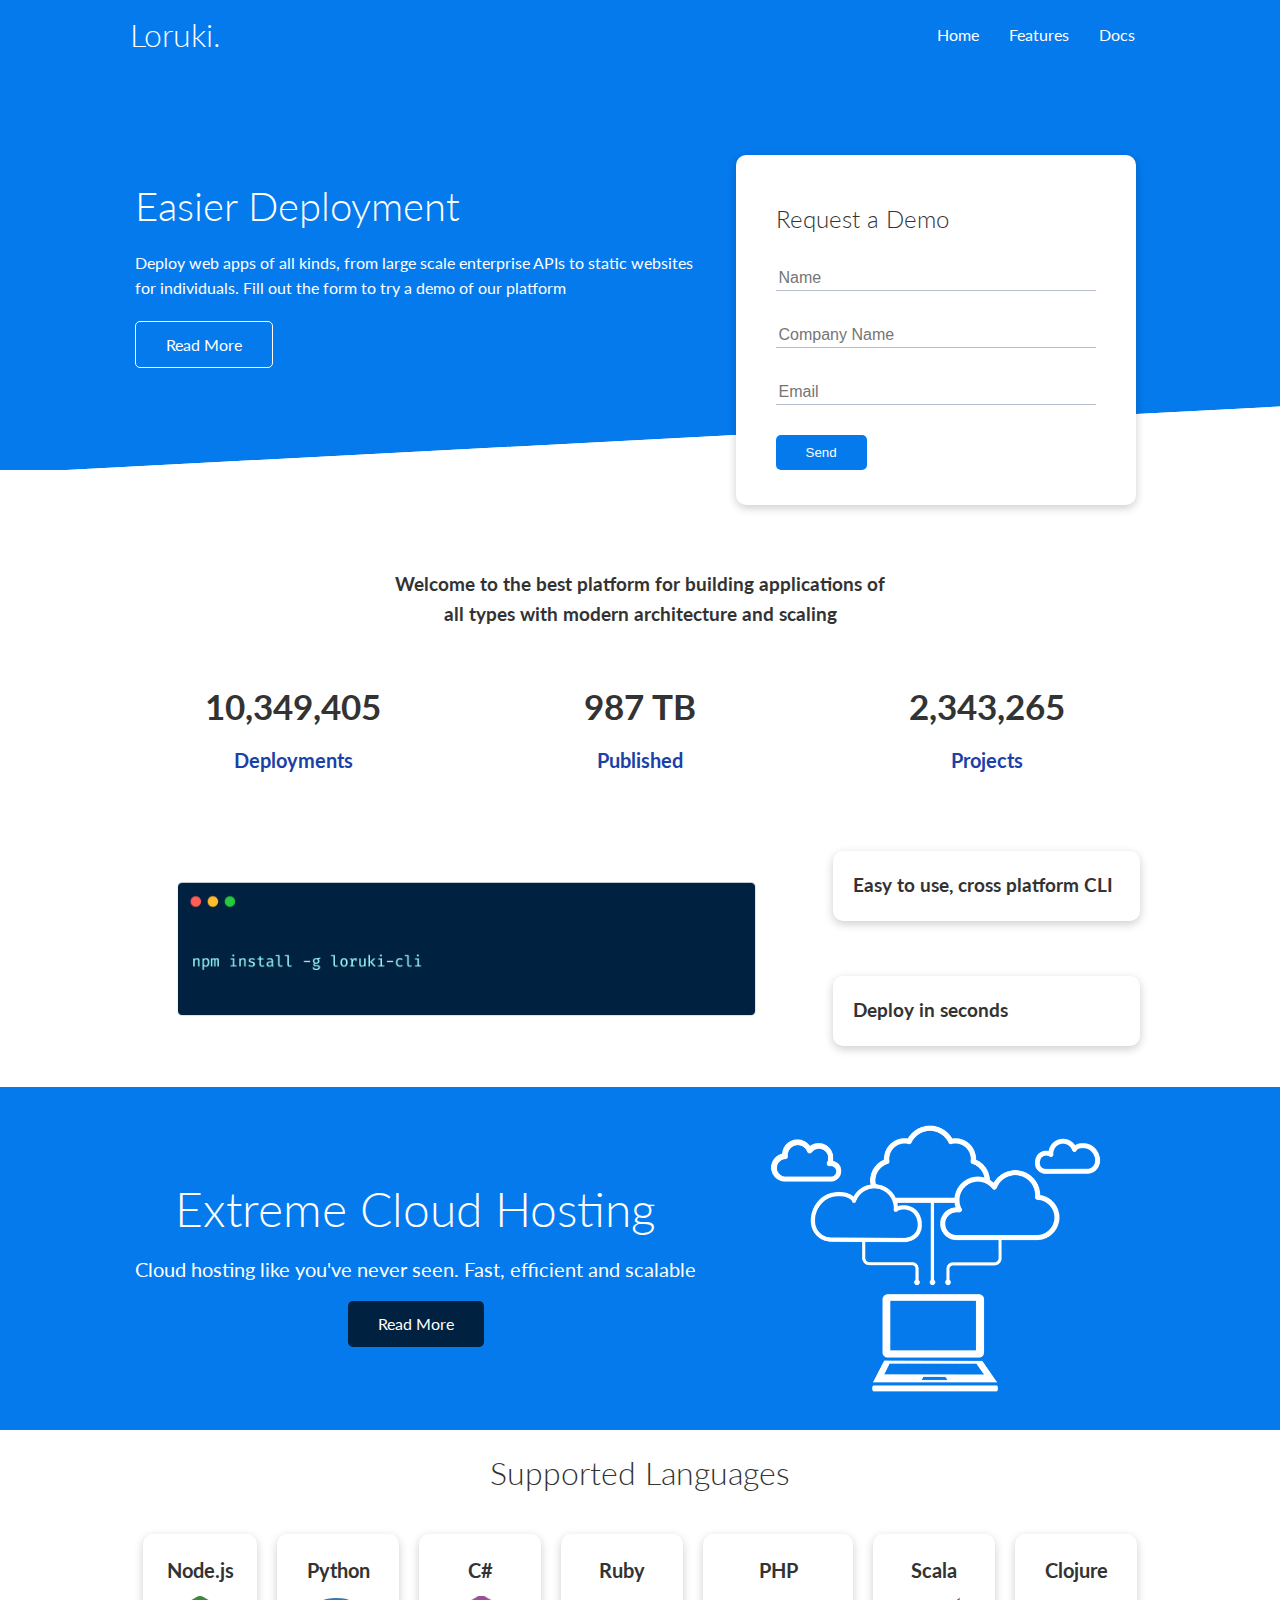
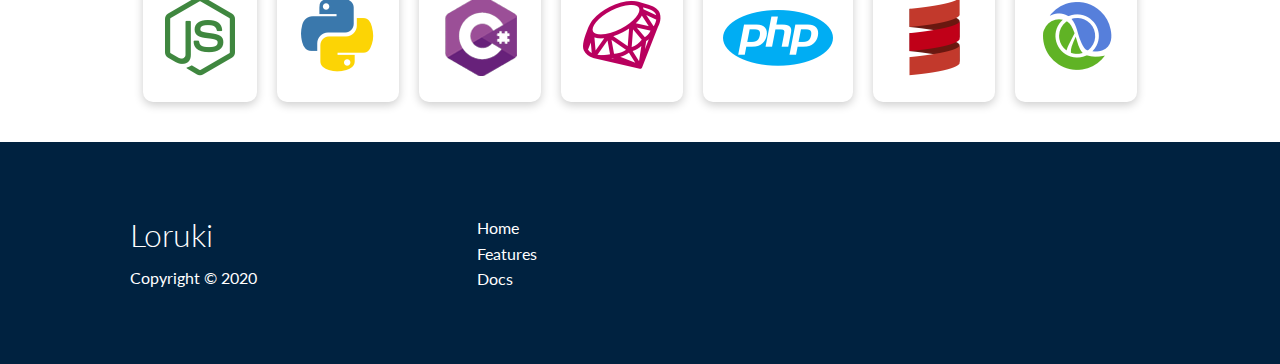
<file: loruki-website-master/index.html>
<!DOCTYPE html>
<html lang="en">
<head>
    <meta charset="UTF-8">
    <meta name="viewport" content="width=device-width, initial-scale=1.0">
    <link rel="stylesheet" href="https://cdnjs.cloudflare.com/ajax/libs/font-awesome/5.15.1/css/all.min.css" integrity="sha512-+4zCK9k+qNFUR5X+cKL9EIR+ZOhtIloNl9GIKS57V1MyNsYpYcUrUeQc9vNfzsWfV28IaLL3i96P9sdNyeRssA==" crossorigin="anonymous" />
    <link rel="stylesheet" href="css/utilities.css">
    <link rel="stylesheet" href="css/style.css">
    <title>Loruki | Cloud Hosting For Everyone</title>
</head>
<body>
    <!-- Navbar -->
    <div class="navbar">
        <div class="container flex">
            <h1 class="logo">Loruki.</h1>
            <nav>
                <ul>
                    <li><a href="index.html">Home</a></li>
                    <li><a href="features.html">Features</a></li>
                    <li><a href="docs.html">Docs</a></li>
                </ul>
            </nav>
        </div>
    </div>
    
    <!-- Showcase -->
    <section class="showcase">
        <div class="container grid">
            <div class="showcase-text">
                <h1>Easier Deployment</h1>
                <p>Deploy web apps of all kinds, from large scale enterprise APIs to static websites for individuals. Fill out the form to try a demo of our platform</p>
                <a href="features.html" class="btn btn-outline">Read More</a>
            </div>

            <div class="showcase-form card">
                <h2>Request a Demo</h2>
                 <!--  <form name="contact" netlify-honeypot="bot-field" method="POST" data-netlify="true">
                    <input type="hidden" name="form-name" value="contact">
                    <p class="hidden">
                        <label>Don’t fill this out if you're human: <input name="bot-field" /></label>
                      </p>
                    <div class="form-control">
                        <input type="text" name="name" placeholder="Name" required>
                    </div>
                    <div class="form-control">
                        <input type="text" name="company" placeholder="Company Name" required>
                    </div>
                    <div class="form-control">
                        <input type="email" name="email" placeholder="Email" required>
                    </div>
                    <input type="submit" value="Send" class="btn btn-primary">
                </form> -->
                 <form>
                    <div class="form-control">
                        <input type="text" name="name" placeholder="Name" required>
                    </div>
                    <div class="form-control">
                        <input type="text" name="company" placeholder="Company Name" required>
                    </div>
                    <div class="form-control">
                        <input type="email" name="email" placeholder="Email" required>
                    </div>
                    <input type="submit" value="Send" class="btn btn-primary">
                </form>
            </div>
        </div>
    </section>

    <!-- Stats -->
    <section class="stats">
        <div class="container">
            <h3 class="stats-heading text-center my-1">
                Welcome to the best platform for building applications of all types with modern architecture and scaling
            </h3>

            <div class="grid grid-3 text-center my-4">
                <div>
                    <i class="fas fa-server fa-3x"></i>
                    <h3>10,349,405</h3>
                    <p class="text-secondary">Deployments</p>
                </div>
                <div>
                    <i class="fas fa-upload fa-3x"></i>
                    <h3>987 TB</h3>
                    <p class="text-secondary">Published</p>
                </div>
                <div>
                    <i class="fas fa-project-diagram fa-3x"></i>
                    <h3>2,343,265</h3>
                    <p class="text-secondary">Projects</p>
                </div>
            </div>
        </div>
    </section>

    <!-- Cli -->
    <section class="cli">
        <div class="container grid">
            <img src="images/cli.png" alt="">
            <div class="card">
                <h3>Easy to use, cross platform CLI</h3>
            </div>
            <div class="card">
                <h3>Deploy in seconds</h3>
            </div>
        </div>
    </section>

    <!-- Cloud -->
    <section class="cloud bg-primary my-2 py-2">
        <div class="container grid">
            <div class="text-center">
                <h2 class="lg">Extreme Cloud Hosting</h2>
                <p class="lead my-1">Cloud hosting like you've never seen. Fast, efficient and scalable</p>
                <a href="features.html" class="btn btn-dark">Read More</a>
            </div>
            <img src="images/cloud.png" alt="">
        </div>
    </section>

    <!-- Languages -->
    <section class="languages">
        <h2 class="md text-center my-2">
            Supported Languages
        </h2>
        <div class="container flex">
            <div class="card">
                <h4>Node.js</h4>
                <img src="images/logos/node.png" alt="">
            </div>
            <div class="card">
                <h4>Python</h4>
                <img src="images/logos/python.png" alt="">
              </div>
              <div class="card">
                <h4>C#</h4>
                <img src="images/logos/csharp.png" alt="">
              </div>
              <div class="card">
                <h4>Ruby</h4>
                <img src="images/logos/ruby.png" alt="">
              </div>
              <div class="card">
                <h4>PHP</h4>
                <img src="images/logos/php.png" alt="">
              </div>
              <div class="card">
                <h4>Scala</h4>
                <img src="images/logos/scala.png" alt="">
              </div>
              <div class="card">
                <h4>Clojure</h4>
                <img src="images/logos/clojure.png" alt="">
              </div>
        </div>
    </section>

    <!-- Footer -->
    <footer class="footer bg-dark py-5">
        <div class="container grid grid-3">
            <div>
                <h1>Loruki
                </h1>
                <p>Copyright &copy; 2020</p>
            </div>
            <nav>
                <ul>
                    <li><a href="index.html">Home</a></li>
                    <li><a href="features.html">Features</a></li>
                    <li><a href="docs.html">Docs</a></li>
                </ul>
            </nav>
            <div class="social">
                <a href="#"><i class="fab fa-github fa-2x"></i></a>
                <a href="#"><i class="fab fa-facebook fa-2x"></i></a>
                <a href="#"><i class="fab fa-instagram fa-2x"></i></a>
                <a href="#"><i class="fab fa-twitter fa-2x"></i></a>
            </div>
        </div>
    </footer>
</body>
</html>
</file>
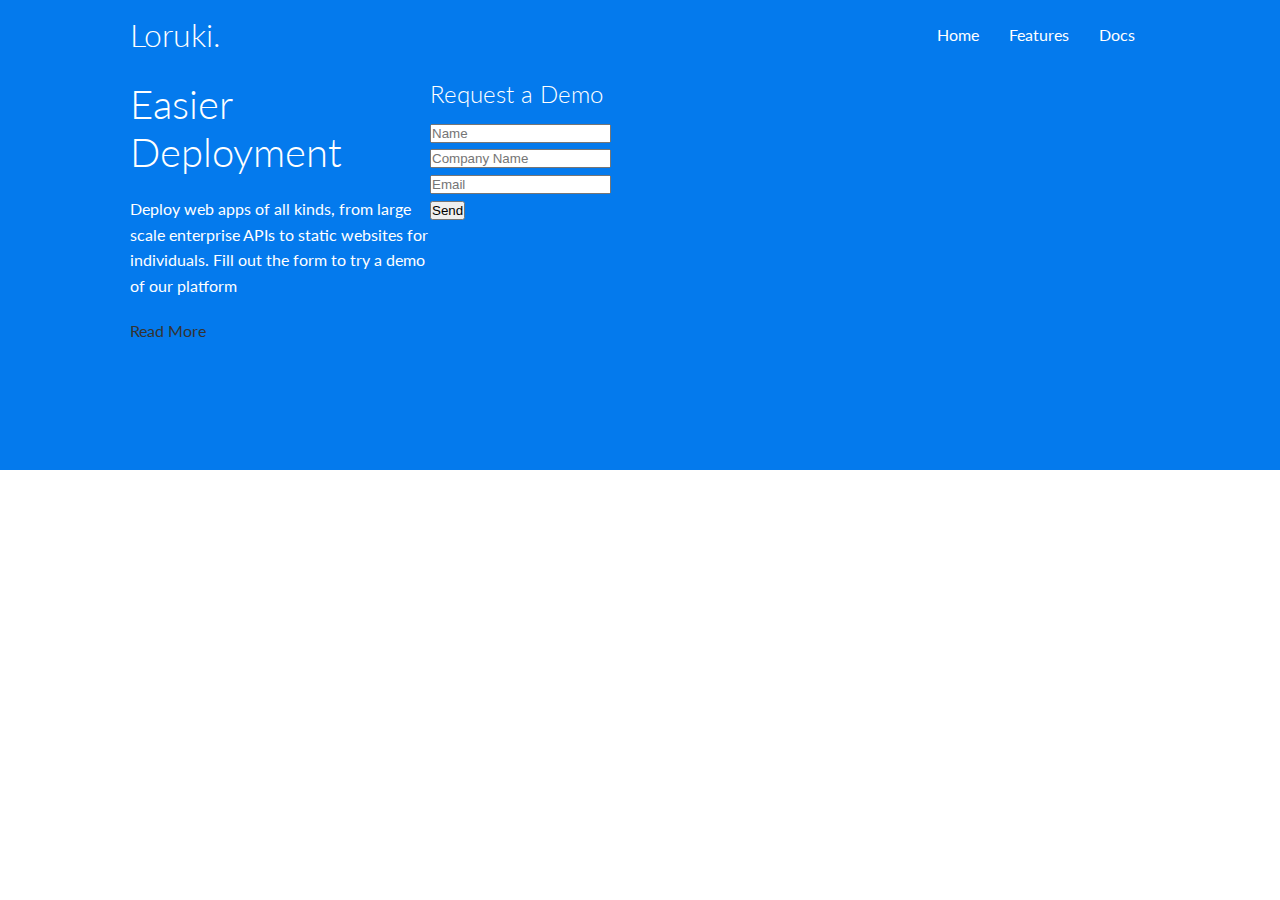
<file: youtube-traversy-responsive-website/index.html>
<!DOCTYPE html>
<html lang="en">
<head>
  <meta charset="UTF-8">
  <meta name="viewport" content="width=device-width, initial-scale=1.0">

  <!--font-awesome-->
  <link rel="stylesheet" href="https://cdnjs.cloudflare.com/ajax/libs/font-awesome/5.15.1/css/all.min.css"
        integrity="sha512-+4zCK9k+qNFUR5X+cKL9EIR+ZOhtIloNl9GIKS57V1MyNsYpYcUrUeQc9vNfzsWfV28IaLL3i96P9sdNyeRssA=="
        crossorigin="anonymous" />
  <!--local style-->
  <link rel="stylesheet" href="css/style.css">

  <title>Loruki | Cloud Hosting For Everyone</title>
</head>
<body>

<!--Navbar-->
<div class="navbar">
  <div class="container flex">
    <h1 class="logo">Loruki.</h1>
    <nav>
      <ul>
        <li><a href="index.html">Home</a></li>
        <li><a href="features.html">Features</a></li>
        <li><a href="docs.html">Docs</a></li>
      </ul>
    </nav>
  </div>
</div>

<!--Showcase-->
<section class="showcase">
  <div class="container grid">
    <div class="showcase-text">
      <h1>Easier Deployment</h1>
      <p>Deploy web apps of all kinds, from large scale enterprise APIs to static websites for individuals. Fill out the form to try a demo of our platform</p>
      <a href="features.html" class="btn btn-outline">Read More</a>
    </div>

    <div class="showcase-form card">
      <h2>Request a Demo</h2>
      <form>
        <div class="form-control">
          <input type="text" name="name" placeholder="Name" required>
        </div>
        <div class="form-control">
          <input type="text" name="company" placeholder="Company Name" required>
        </div>
        <div class="form-control">
          <input type="email" name="email" placeholder="Email" required>
        </div>
        <input type="submit" value="Send" class="btn btn-primary">
      </form>
    </div>
  </div>
</section>

</body>
</html>
</file>
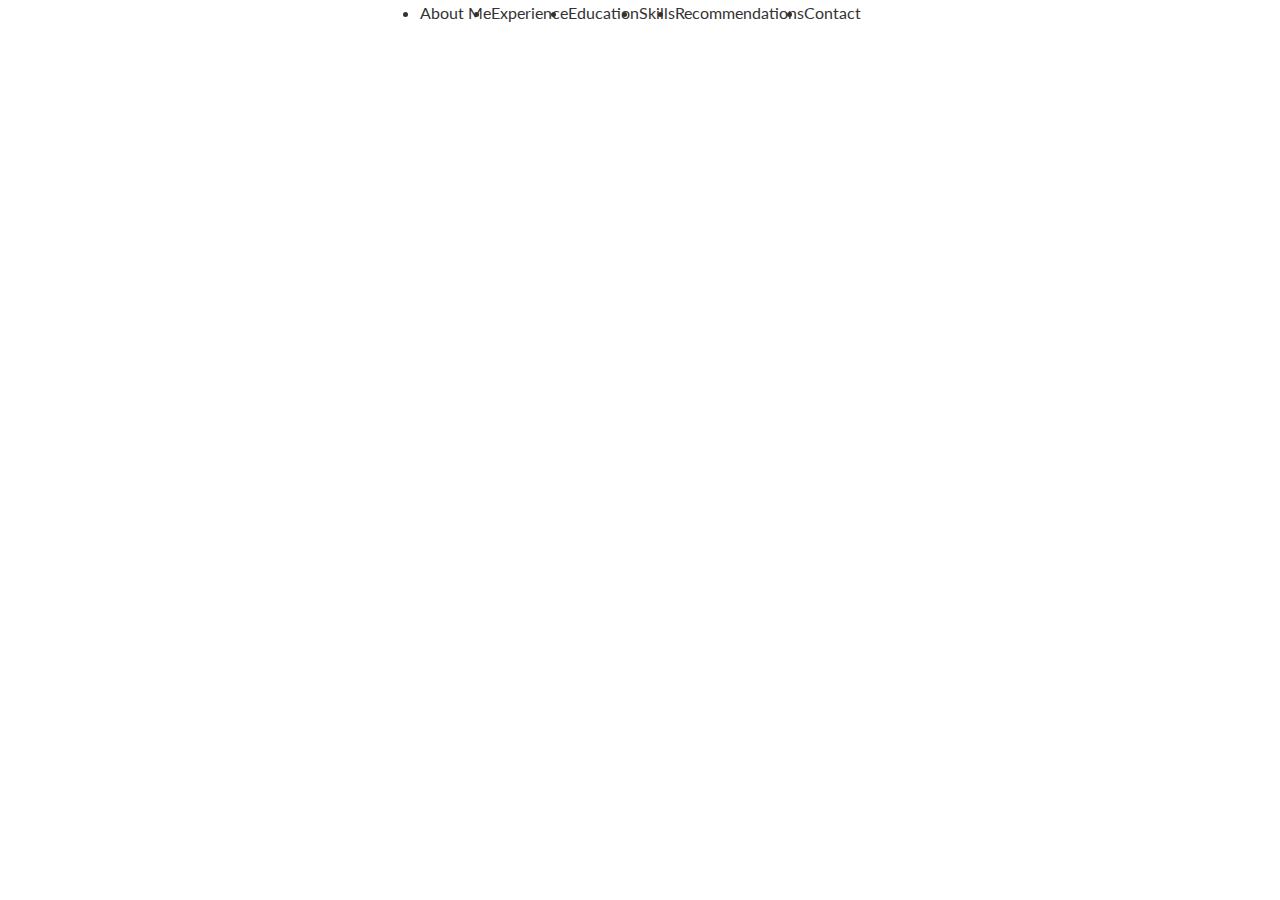
<file: practice/flexbox-portfolio/index.html>
<!DOCTYPE html>
<html lang="en">
<head>
  <meta charset="UTF-8">
  <meta name="viewport" content="width=device-width, initial-scale=1.0">

  <!--font-awesome-->
  <link rel="stylesheet" href="https://cdnjs.cloudflare.com/ajax/libs/font-awesome/5.15.1/css/all.min.css"
        integrity="sha512-+4zCK9k+qNFUR5X+cKL9EIR+ZOhtIloNl9GIKS57V1MyNsYpYcUrUeQc9vNfzsWfV28IaLL3i96P9sdNyeRssA=="
        crossorigin="anonymous" />
  <!--local style-->
  <link rel="stylesheet" href="css/style.css">

  <title>Azhar Uddin Azad | Web Dev</title>
</head>
<body>

<div class="navbar">
  <div class="container flex">
    <nav>
      <ul>
        <li>About Me</li>
        <li>Experience</li>
        <li>Education</li>
        <li>Skills</li>
        <li>Recommendations</li>
        <li>Contact</li>
      </ul>
    </nav>
  </div>
</div>

</body>
</html>
</file>
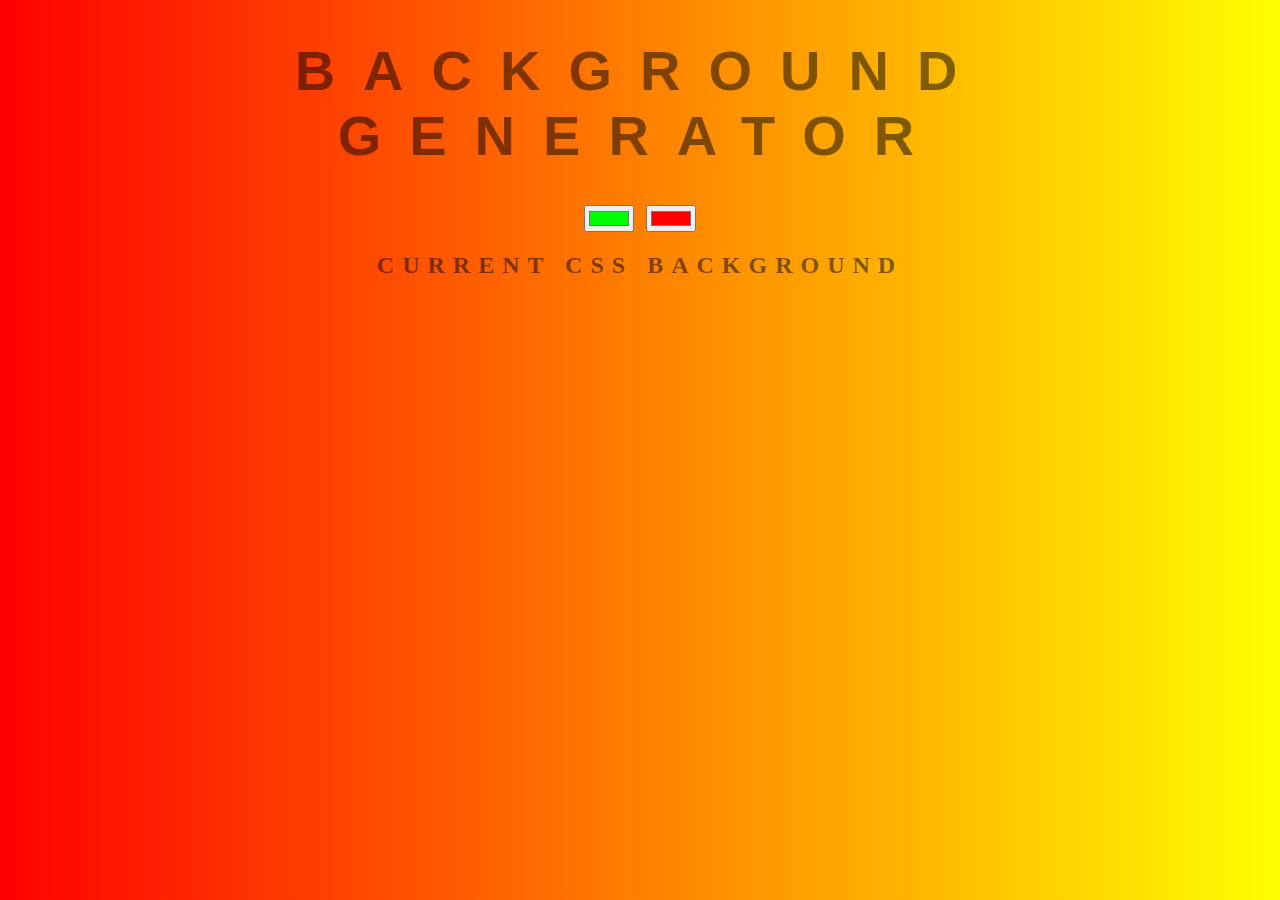
<file: udemy-web-dev-zero-to-mastery/background-generator/index.html>
<!DOCTYPE html>
<html lang="en">
<head>
  <meta charset="UTF-8">
  <title>Gradient Background</title>
  <link rel="stylesheet" href="style.css">
</head>
<body id="gradient">

  <h1>Background Generator</h1>
  <h3></h3>
  <input class="color1" type="color" name="color1" value="#00ff00">
  <input class="color2" type="color" name="color2" value="#ff0000">
  <h2>Current CSS Background</h2>
  <script type="text/javascript" src="script.js"></script>
</body>
</html>
</file>
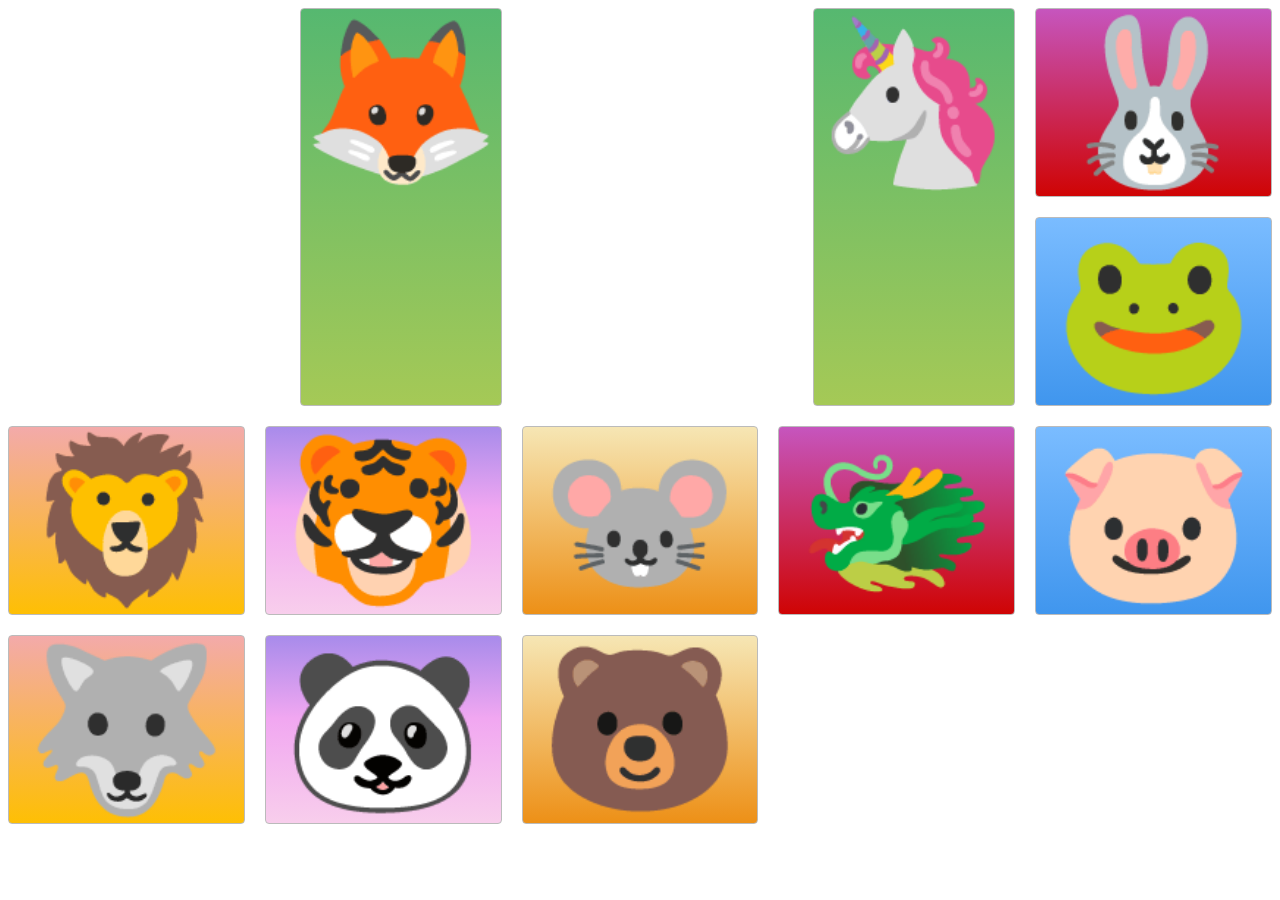
<file: udemy-web-dev-zero-to-mastery/css-grid/index.html>
<!DOCTYPE html>
<html>
<head>
  <!-- the below meta tag is default in most modern browsers. however if you have an
  older browser, the emojis may not show up properly. In which case you need this meta
  tag. Read more here: https://teamtreehouse.com/community/meta-charsetutf8-what-does-this-mean-or-what-does-it-do-i-deleted-it-from-the-code-and-nothing-changed -->
  <meta charset="utf-8" >  
  <title>Grid Master</title>
  <link rel="stylesheet" type="text/css" href="./style.css">
</head>
  <div class="container">
    <div class="zone green">🦊</div>
    <div class="zone red">🐰</div>
    <div class="zone blue">🐸</div>
    <div class="zone yellow">🦁</div>
    <div class="zone purple">🐯</div>
    <div class="zone brown">🐭</div>
    <div class="zone green">🦄</div>
    <div class="zone red">🐲</div>
    <div class="zone blue">🐷</div>
    <div class="zone yellow">🐺</div>
    <div class="zone purple">🐼</div>
    <div class="zone brown">🐻</div>
  </div>
</body>
</html>
</file>
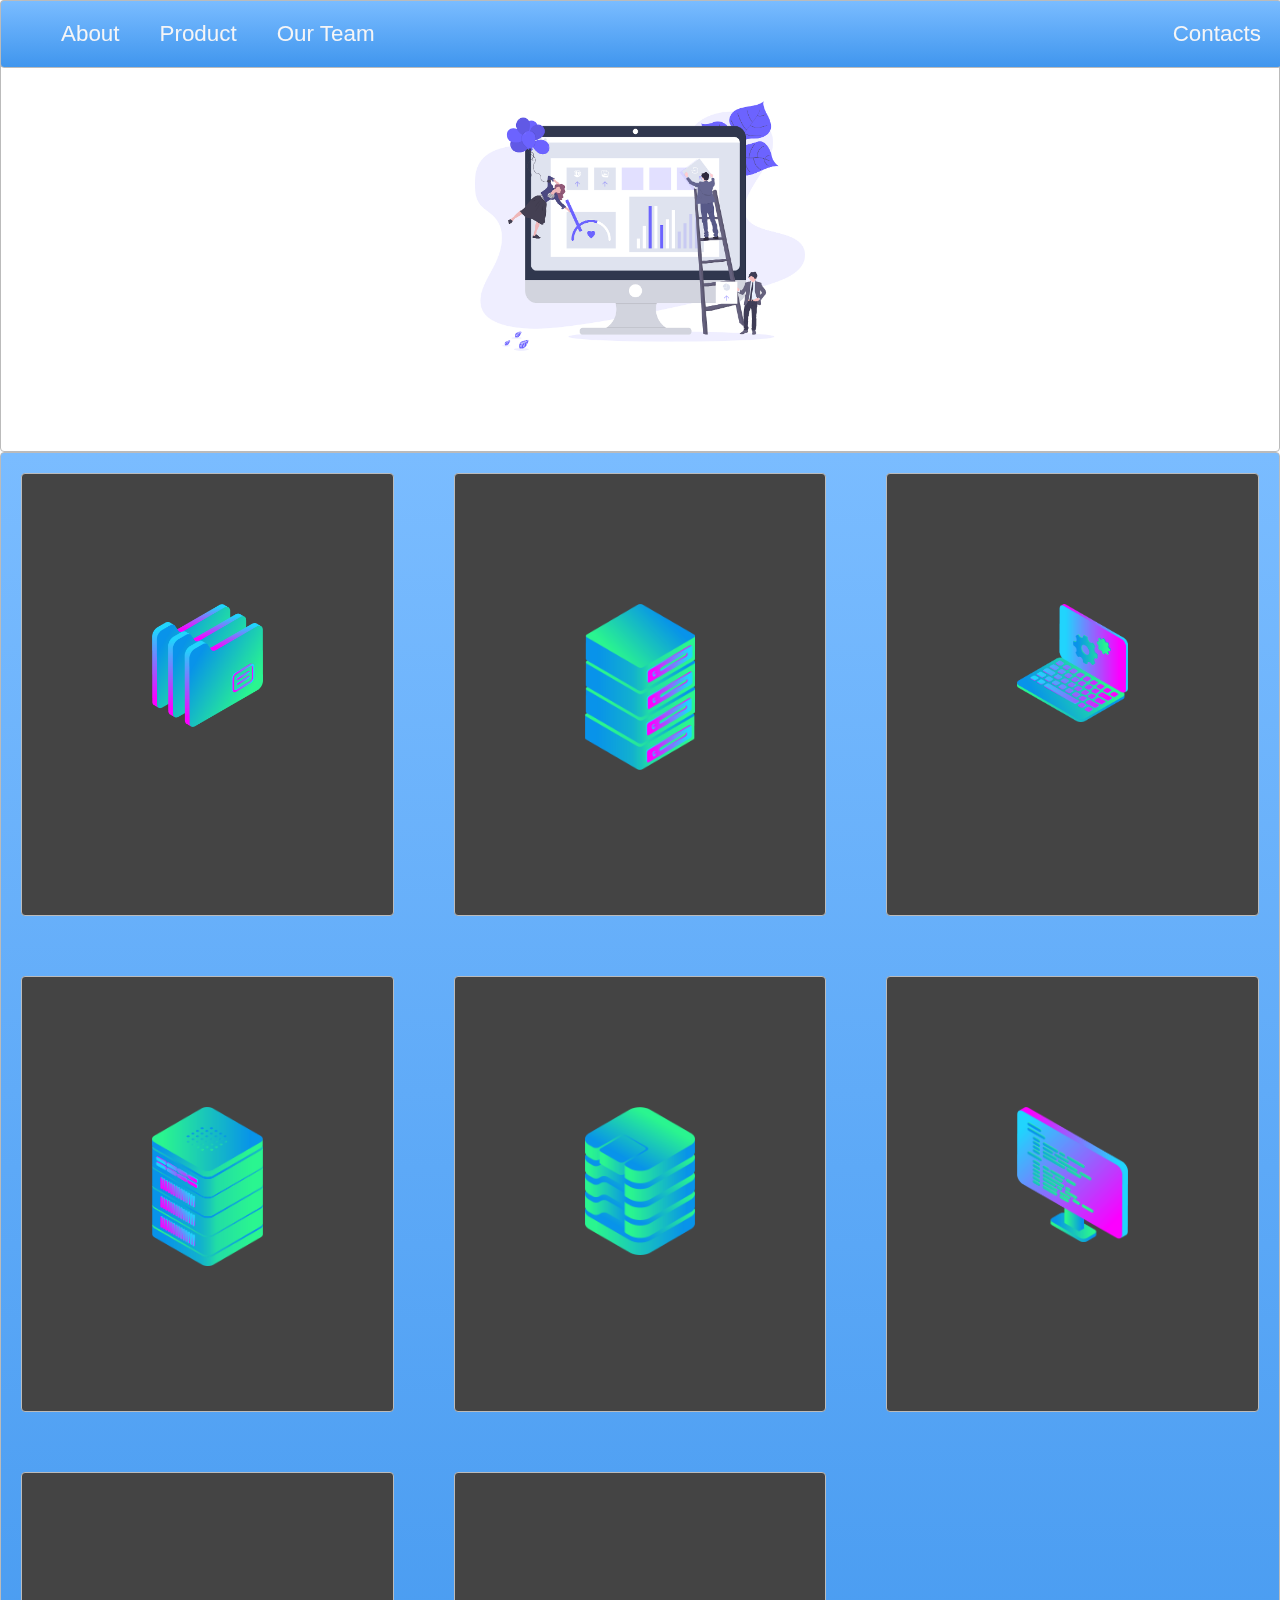
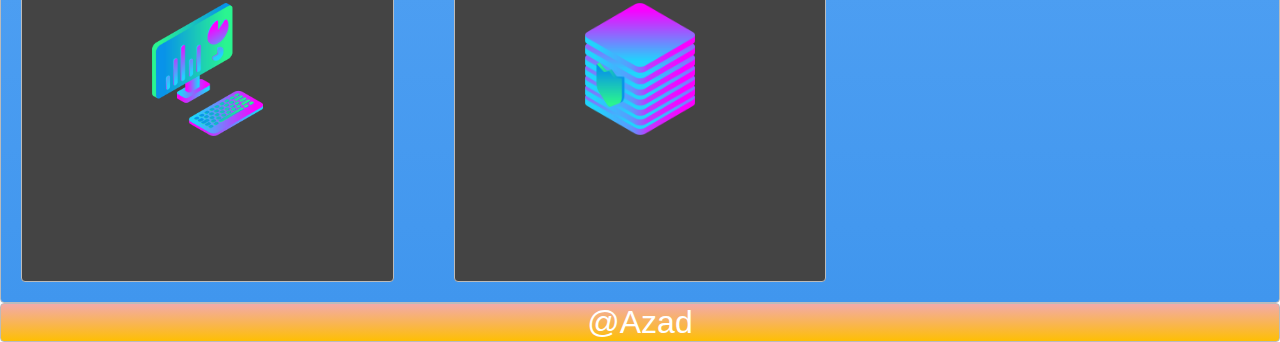
<file: udemy-web-dev-zero-to-mastery/flexbox-grid-exercise/index.html>
<!DOCTYPE html>
<html>
<head>
  <title>Layout Master</title>
  <link rel="stylesheet" type="text/css" href="./style.css">
</head>
<body>
  <nav class="zone blue sticky">
    <ul class="main-nav">
      <li><a href="">About</a></li>
      <li><a href="">Product</a></li>
      <li><a href="">Our Team</a></li>
      <li class="push"><a href="">Contacts</a></li>
    </ul>
  </nav>
  <div class="container zone">
    <img class="cover" src="./img/undraw.png" alt="">
  </div>
  <div class="zone blue grid-wrapper">
    <div class="box zone"><img src="./img/files_2.png" alt=""></div>
    <div class="box zone"><img src="./img/server_2_2.png" alt=""></div>
    <div class="box zone"><img src="./img/monitor_settings_2.png" alt=""></div>
    <div class="box zone"><img src="./img/server_3.png" alt=""></div>
    <div class="box zone"><img src="./img/data_storage_2_2.png" alt=""></div>
    <div class="box zone"><img src="./img/monitor_coding_2.png" alt=""></div>
    <div class="box zone"><img src="./img/desktop_analytics_2.png" alt=""></div>
    <div class="box zone"><img src="./img/server_safe_2.png" alt=""></div>
  </div>
  <footer class="zone yellow">@Azad</footer>

</body>
</html>
</file>
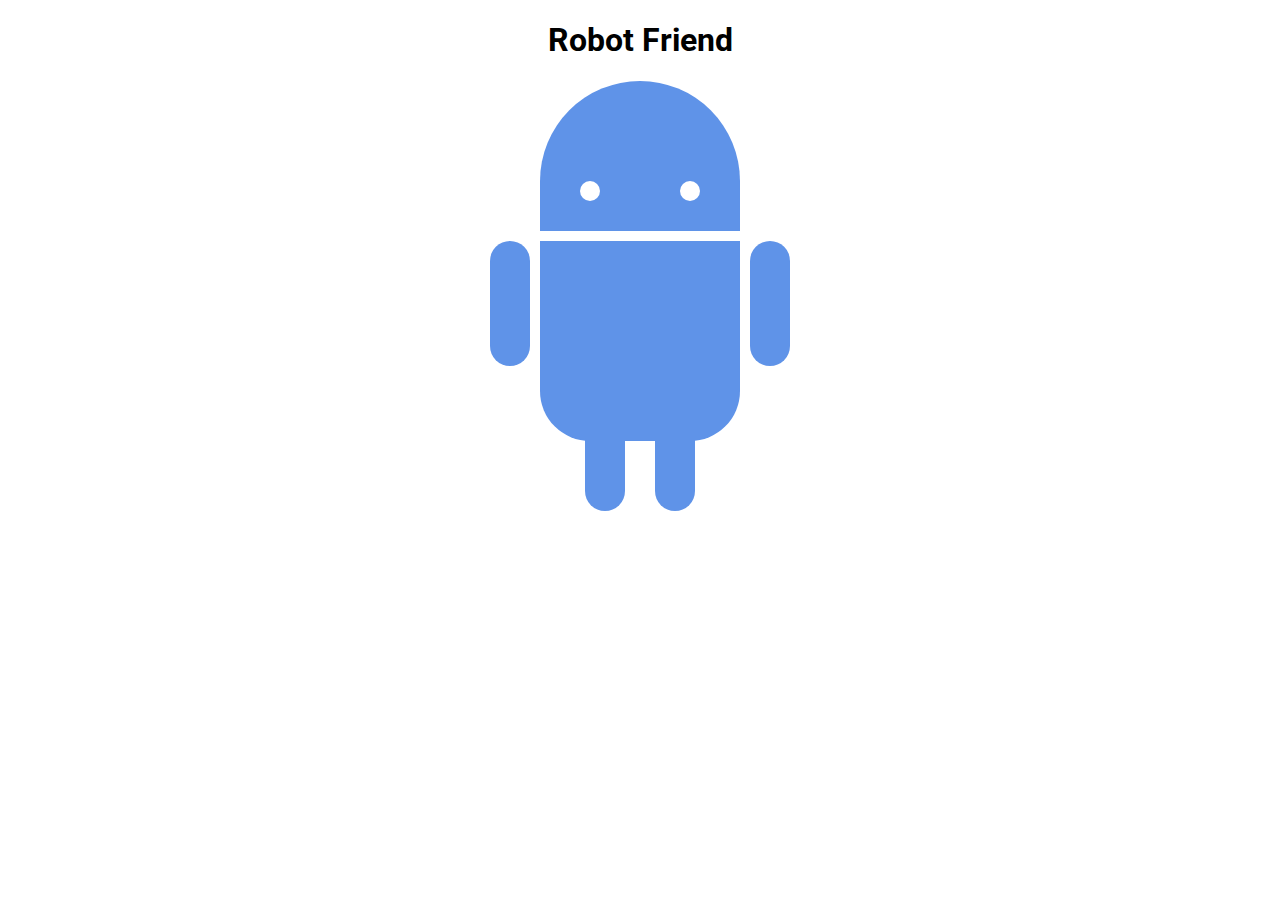
<file: udemy-web-dev-zero-to-mastery/robot-animation/index.html>
<!DOCTYPE html>
<html>
<head>
	<title>RoboPage</title>
	<link rel="stylesheet" type="text/css" href="style.css">
	<link href="https://fonts.googleapis.com/css?family=Roboto" rel="stylesheet">
</head>
<body>
	<h1>Robot Friend</h1>
	<div class="robots">
		<div class="android"> 
			<div class="head"> 
				<div class="eyes"> 
					<div class="left_eye"></div> 
					<div class="right_eye"></div>
				</div> 
			</div> 
			<div class="upper_body"> 
				<div class="left_arm"></div> 
				<div class="torso"></div> 
				<div class="right_arm"></div> 
			</div> 
			<div class="lower_body"> 
				<div class="left_leg"></div> 
				<div class="right_leg"></div> 
			</div> 
		</div>
	</div>
</body>
</html>
</file>
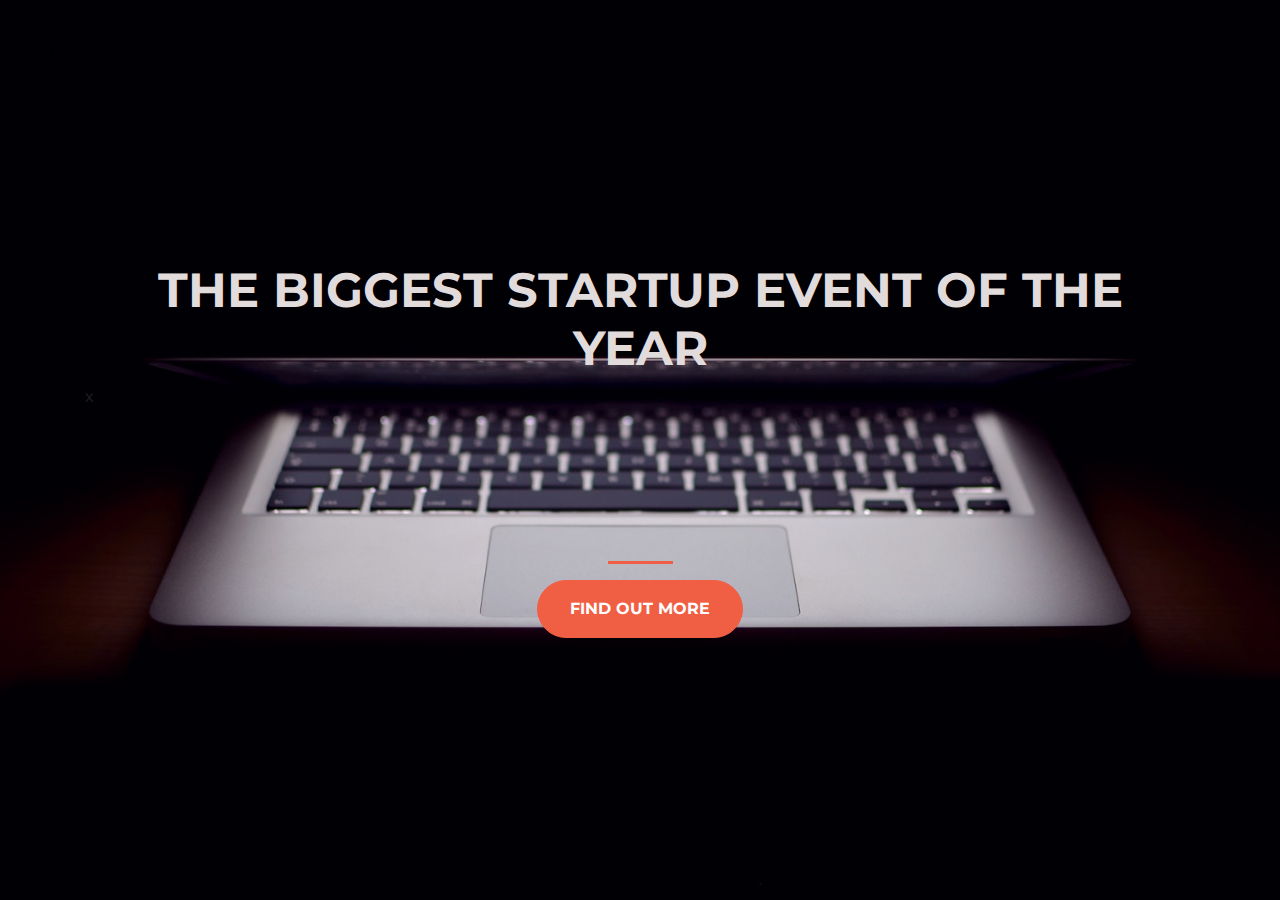
<file: udemy-web-dev-zero-to-mastery/startup-landing-page/index.html>
<!DOCTYPE html>
<html>
  <head>
    <meta charset="utf-8">
    <meta http-equiv="X-UA-Compatible" content="IE=edge">
    <meta name="viewport" content="width=device-width, initial-scale=1">

    <title>Startup</title>

    <!-- Google Fonts -->
    <link href="https://fonts.googleapis.com/css?family=Montserrat" rel="stylesheet">

    <!-- Bootstrap CSS from a CDN. This way you don't have to include the bootstrap file yourself -->
    <link rel="stylesheet" href="https://stackpath.bootstrapcdn.com/bootstrap/4.3.1/css/bootstrap.min.css" integrity="sha384-ggOyR0iXCbMQv3Xipma34MD+dH/1fQ784/j6cY/iJTQUOhcWr7x9JvoRxT2MZw1T" crossorigin="anonymous">
    
    <!-- Your own stylesheet -->
    <link rel="stylesheet" type="text/css" href="style.css">
  </head>
  <body>
    <div class="container d-flex align-items-center h-100">
      <div class="row">
        <header class="text-center col-12">
          <h1 class="text-uppercase"><strong>The biggest startup event of the year</strong></h1>
        </header>
        <div class="buffer col-12">x</div>
        <section class="text-center col-12">
          <hr>
          <a href="">
            <button class="btn btn-primary btn-xl">Find out more</button>
          </a>
        </section>
      </div>
    </div>
  </body>
</html>
</file>
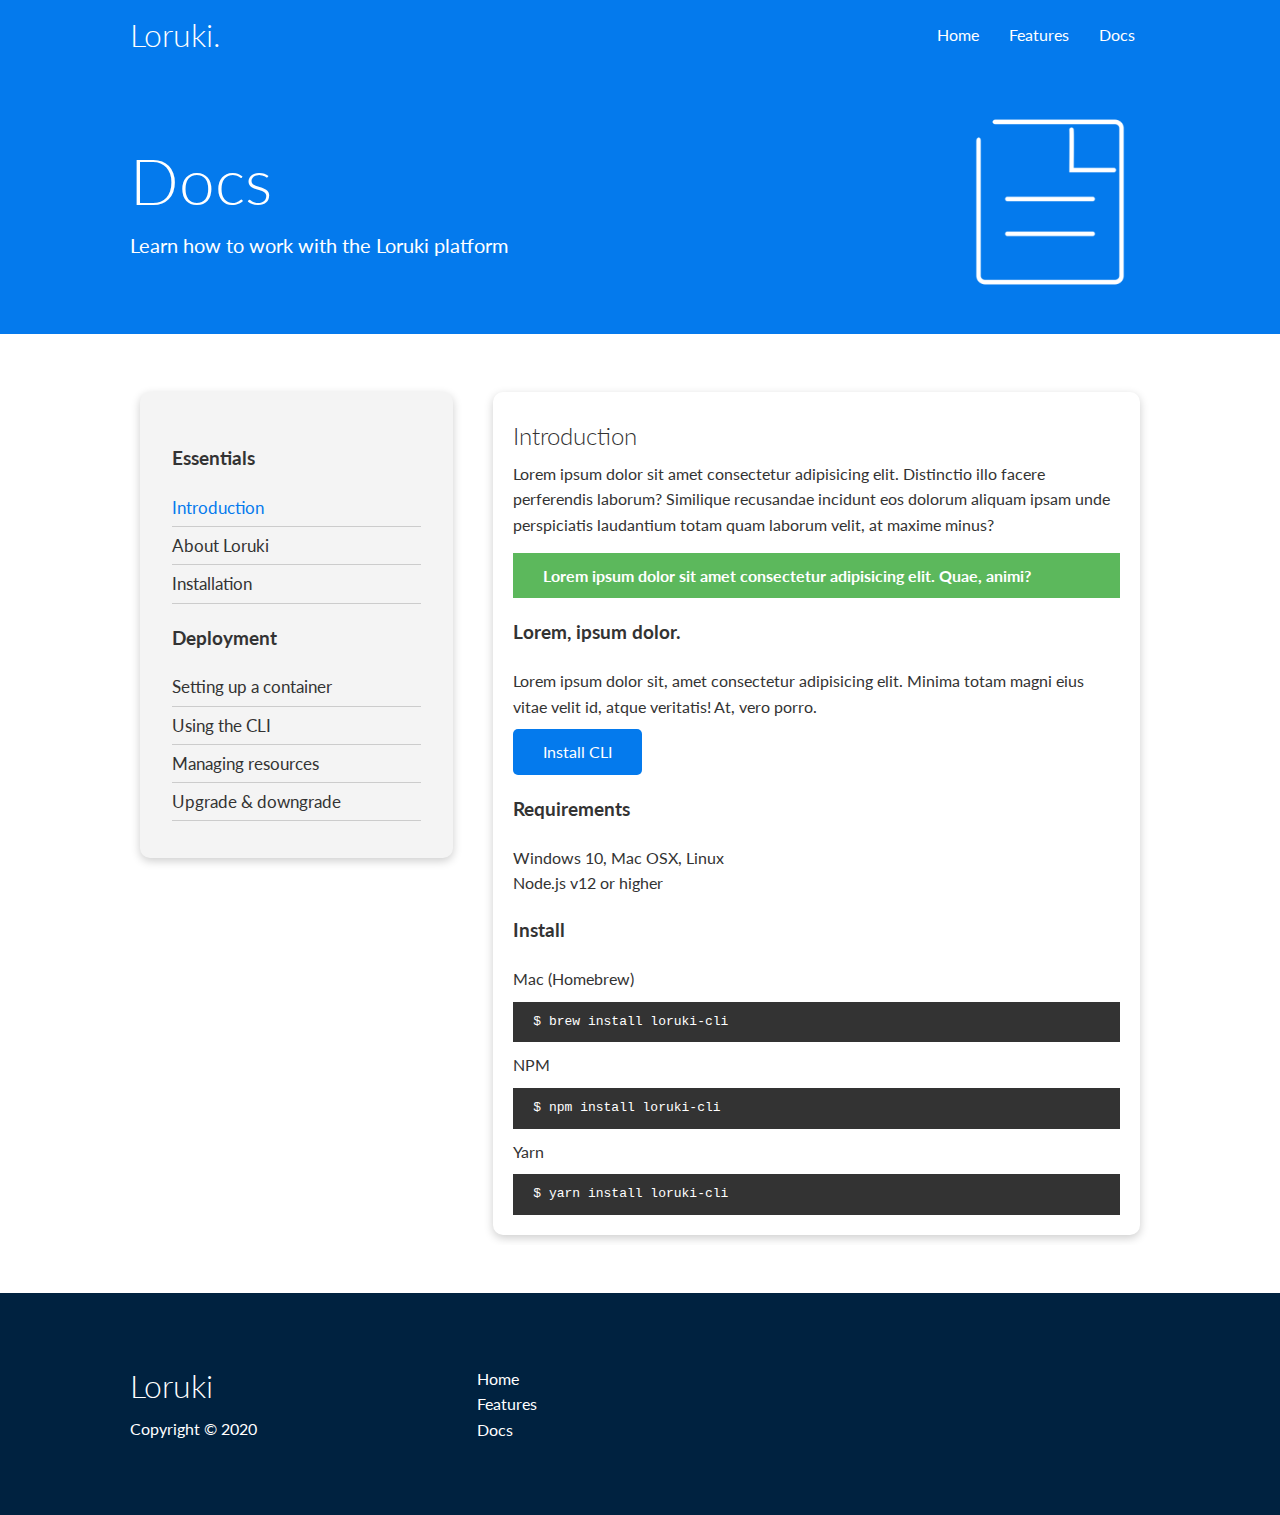
<file: loruki-website-master/docs.html>
<!DOCTYPE html>
<html lang="en">
<head>
    <meta charset="UTF-8">
    <meta name="viewport" content="width=device-width, initial-scale=1.0">
    <link rel="stylesheet" href="https://cdnjs.cloudflare.com/ajax/libs/font-awesome/5.15.1/css/all.min.css" integrity="sha512-+4zCK9k+qNFUR5X+cKL9EIR+ZOhtIloNl9GIKS57V1MyNsYpYcUrUeQc9vNfzsWfV28IaLL3i96P9sdNyeRssA==" crossorigin="anonymous" />
    <link rel="stylesheet" href="css/utilities.css">
    <link rel="stylesheet" href="css/style.css">
    <title>Loruki | Cloud Hosting For Everyone</title>
</head>
<body>
    <!-- Navbar -->
    <div class="navbar">
        <div class="container flex">
            <h1 class="logo">Loruki.</h1>
            <nav>
                <ul>
                    <li><a href="index.html">Home</a></li>
                    <li><a href="features.html">Features</a></li>
                    <li><a href="docs.html">Docs</a></li>
                </ul>
            </nav>
        </div>
    </div>

    <!-- Head -->
    <section class="docs-head bg-primary py-3">
        <div class="container grid">
            <div>
                <h1 class="xl">Docs</h1>
                <p class="lead">
                    Learn how to work with the Loruki platform
                </p>
            </div>
            <img src="images/docs.png" alt="">
        </div>
    </section>

    <!-- Docs main -->
    <section class="docs-main my-4">
        <div class="container grid">
            <div class="card bg-light p-3">
                <h3 class="my-2">Essentials</h3>
                <nav>
                    <ul>
                        <li><a class="text-primary" href="#">Introduction</a></li>
                        <li><a href="#">About Loruki</a></li>
                        <li><a href="#">Installation</a></li>
                    </ul>
                </nav>

                <h3 class="my-2">Deployment</h3>
                <nav>
                    <ul>
                        <li><a href="#">Setting up a container</a></li>
							<li><a href="#">Using the CLI</a></li>
							<li><a href="#">Managing resources</a></li>
							<li><a href="#">Upgrade & downgrade</a></li>
                    </ul>
                </nav>
            </div>
            <div class="card">
                <h2>Introduction</h2>
                <p>Lorem ipsum dolor sit amet consectetur adipisicing elit. Distinctio illo facere perferendis laborum? Similique recusandae incidunt eos dolorum aliquam ipsam unde perspiciatis laudantium totam quam laborum velit, at maxime minus?</p>

                <div class="alert alert-success">
                    <i class="fas fa-info"></i> Lorem ipsum dolor sit amet consectetur adipisicing elit. Quae, animi?
                </div>

                <h3>Lorem, ipsum dolor.</h3>
                <p>Lorem ipsum dolor sit, amet consectetur adipisicing elit. Minima totam magni eius vitae velit id, atque veritatis! At, vero porro.</p>
                <a href="#" class="btn btn-primary">Install CLI</a>

                <h3>Requirements</h3>
                <ul>
                    <li>Windows 10, Mac OSX, Linux</li>
                    <li>Node.js v12 or higher</li>
                </ul>

                <h3>Install</h3>
                <p>Mac (Homebrew)</p>
                <pre><code>$ brew install loruki-cli</code></pre>
                <p>NPM</p>
                <pre><code>$ npm install loruki-cli</code></pre>
                <p>Yarn</p>
                <pre><code>$ yarn install loruki-cli</code></pre>

            </div>
        </div>
    </section>
    
    <!-- Footer -->
    <footer class="footer bg-dark py-5">
        <div class="container grid grid-3">
            <div>
                <h1>Loruki
                </h1>
                <p>Copyright &copy; 2020</p>
            </div>
            <nav>
                <ul>
                    <li><a href="index.html">Home</a></li>
                    <li><a href="features.html">Features</a></li>
                    <li><a href="docs.html">Docs</a></li>
                </ul>
            </nav>
            <div class="social">
                <a href="#"><i class="fab fa-github fa-2x"></i></a>
                <a href="#"><i class="fab fa-facebook fa-2x"></i></a>
                <a href="#"><i class="fab fa-instagram fa-2x"></i></a>
                <a href="#"><i class="fab fa-twitter fa-2x"></i></a>
            </div>
        </div>
    </footer>
</body>
</html>
</file>
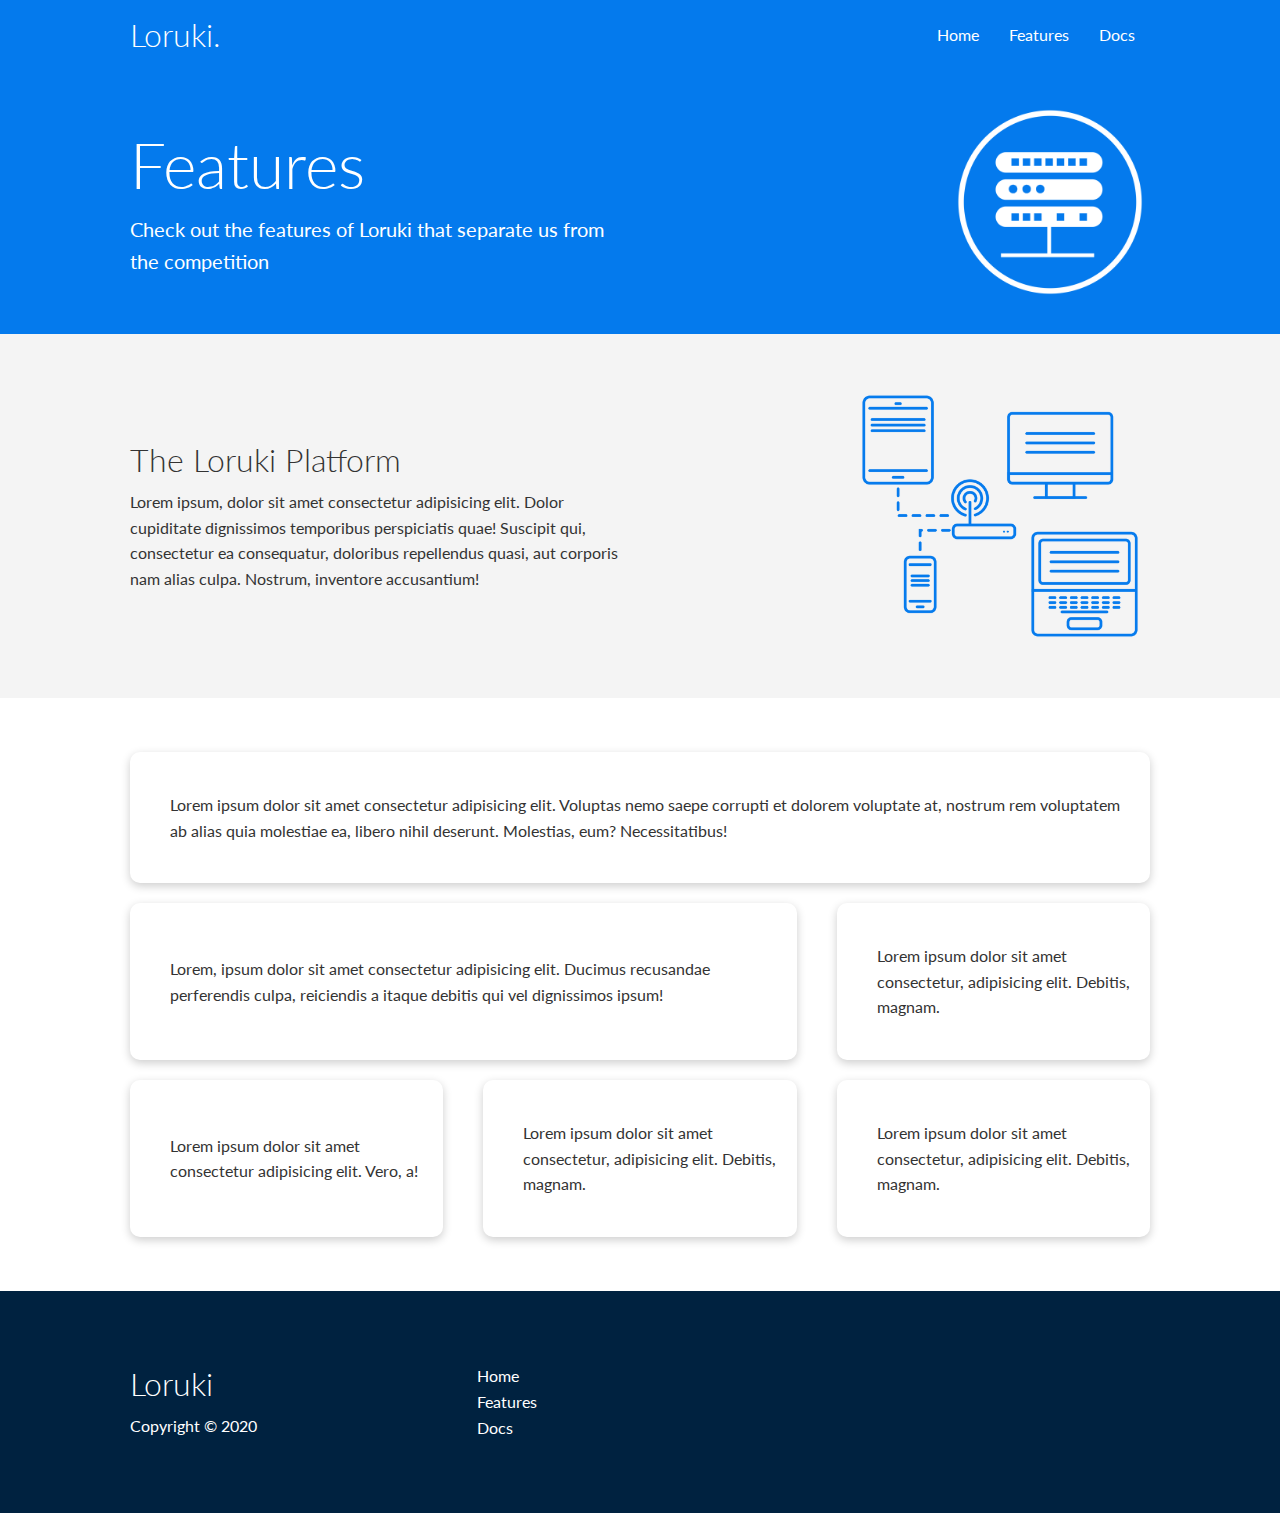
<file: loruki-website-master/features.html>
<!DOCTYPE html>
<html lang="en">
<head>
    <meta charset="UTF-8">
    <meta name="viewport" content="width=device-width, initial-scale=1.0">
    <link rel="stylesheet" href="https://cdnjs.cloudflare.com/ajax/libs/font-awesome/5.15.1/css/all.min.css" integrity="sha512-+4zCK9k+qNFUR5X+cKL9EIR+ZOhtIloNl9GIKS57V1MyNsYpYcUrUeQc9vNfzsWfV28IaLL3i96P9sdNyeRssA==" crossorigin="anonymous" />
    <link rel="stylesheet" href="css/utilities.css">
    <link rel="stylesheet" href="css/style.css">
    <title>Loruki | Cloud Hosting For Everyone</title>
</head>
<body>
    <!-- Navbar -->
    <div class="navbar">
        <div class="container flex">
            <h1 class="logo">Loruki.</h1>
            <nav>
                <ul>
                    <li><a href="index.html">Home</a></li>
                    <li><a href="features.html">Features</a></li>
                    <li><a href="docs.html">Docs</a></li>
                </ul>
            </nav>
        </div>
    </div>

    <!-- Head -->
    <section class="features-head bg-primary py-3">
        <div class="container grid">
            <div>
                <h1 class="xl">Features</h1>
                <p class="lead">
                    Check out the features of Loruki that separate us from the
						competition
                </p>
            </div>
            <img src="images/server.png" alt="">
        </div>
    </section>

    <!-- Sub head -->
    <section class="features-sub-head bg-light py-3">
        <div class="container grid">
            <div>
                <h1 class="md">The Loruki Platform</h1>
                <p>
                    Lorem ipsum, dolor sit amet consectetur adipisicing elit. Dolor cupiditate dignissimos temporibus perspiciatis quae! Suscipit qui, consectetur ea consequatur, doloribus repellendus quasi, aut corporis nam alias culpa. Nostrum, inventore accusantium!
                </p>
            </div>
            <img src="images/server2.png" alt="">
        </div>
    </section>

    <section class="features-main my-2">
        <div class="container grid grid-3">
            <div class="card flex">
                <i class="fas fa-server fa-3x"></i>
                <p>Lorem ipsum dolor sit amet consectetur adipisicing elit. Voluptas nemo saepe corrupti et dolorem voluptate at, nostrum rem voluptatem ab alias quia molestiae ea, libero nihil deserunt. Molestias, eum? Necessitatibus!</p>
            </div>
            <div class="card flex">
                <i class="fas fa-network-wired fa-3x"></i>
                <p>
                    Lorem, ipsum dolor sit amet consectetur adipisicing elit. Ducimus
                    recusandae perferendis culpa, reiciendis a itaque debitis qui vel
                    dignissimos ipsum!
                </p>
            </div>
            <div class="card flex">
                <i class="fas fa-laptop-code fa-3x"></i>
                <p>
                    Lorem ipsum dolor sit amet consectetur, adipisicing elit. Debitis,
                    magnam.
                </p>
            </div>
            <div class="card flex">
                <i class="fas fa-database fa-3x"></i>
                <p>
                    Lorem ipsum dolor sit amet consectetur adipisicing elit. Vero, a!
                </p>
            </div>
            <div class="card flex">
                <i class="fas fa-power-off fa-3x"></i>
                <p>
                    Lorem ipsum dolor sit amet consectetur, adipisicing elit. Debitis,
                    magnam.
                </p>
            </div>
            <div class="card flex">
                <i class="fas fa-upload fa-3x"></i>
                <p>
                    Lorem ipsum dolor sit amet consectetur, adipisicing elit. Debitis,
                    magnam.
                </p>
            </div>
        </div>
    </section>

    <!-- Footer -->
    <footer class="footer bg-dark py-5">
        <div class="container grid grid-3">
            <div>
                <h1>Loruki
                </h1>
                <p>Copyright &copy; 2020</p>
            </div>
            <nav>
                <ul>
                    <li><a href="index.html">Home</a></li>
                    <li><a href="features.html">Features</a></li>
                    <li><a href="docs.html">Docs</a></li>
                </ul>
            </nav>
            <div class="social">
                <a href="#"><i class="fab fa-github fa-2x"></i></a>
                <a href="#"><i class="fab fa-facebook fa-2x"></i></a>
                <a href="#"><i class="fab fa-instagram fa-2x"></i></a>
                <a href="#"><i class="fab fa-twitter fa-2x"></i></a>
            </div>
        </div>
    </footer>
</body>
</html>
</file>
<file: loruki-website-master/css/utilities.css>
.container {
  max-width: 1100px;
  margin: 0 auto;
  overflow: auto;
  padding: 0 40px;
}

.card {
  background-color: #fff;
  color: #333;
  border-radius: 10px;
  box-shadow: 0 3px 10px rgba(0, 0, 0, 0.2);
  padding: 20px;
  margin: 10px;
}

.btn {
  display: inline-block;
  padding: 10px 30px;
  cursor: pointer;
  background: var(--primary-color);
  color: #fff;
  border: none;
  border-radius: 5px;
}

.btn-outline {
  background-color: transparent;
  border: 1px #fff solid;
}

.btn:hover {
  transform: scale(0.98);
}

/* Backgrounds & colored buttons */
.bg-primary,
.btn-primary {
  background-color: var(--primary-color);
  color: #fff;
}

.bg-secondary,
.btn-secondary {
  background-color: var(--secondary-color);
  color: #fff;
}

.bg-dark,
.btn-dark {
  background-color: var(--dark-color);
  color: #fff;
}

.bg-light,
.btn-light {
  background-color: var(--light-color);
  color: #333;
}

.bg-primary a,
.btn-primary a,
.bg-secondary a,
.btn-secondary a,
.bg-dark a,
.btn-dark a {
  color: #fff;
}

/* Text colors */
.text-primary {
  color: var(--primary-color);
}

.text-secondary {
  color: var(--secondary-color);
}

.text-dark {
  color: var(--dark-color);
}

.text-light {
  color: var(--light-color);
}

/* Text sizes */
.lead {
  font-size: 20px;
}

.sm {
  font-size: 1rem;
}

.md {
  font-size: 2rem;
}

.lg {
  font-size: 3rem;
}

.xl {
  font-size: 4rem;
}

.text-center {
  text-align: center;
}

/* Alert */
.alert {
  background-color: var(--light-color);
  padding: 10px 20px;
  font-weight: bold;
  margin: 15px 0;
}

.alert i {
  margin-right: 10px;
}

.alert-success {
  background-color: var(--success-color);
  color: #fff;
}

.alert-error {
  background-color: var(--error-color);
  color: #fff;
}

.flex {
  display: flex;
  justify-content: center;
  align-items: center;
  height: 100%;
}

.grid {
  display: grid;
  grid-template-columns: repeat(2, 1fr);
  gap: 20px;
  justify-content: center;
  align-items: center;
  height: 100%;
}

.grid-3 {
  grid-template-columns: repeat(3, 1fr);
}

/* Margin */
.my-1 {
  margin: 1rem 0;
}

.my-2 {
  margin: 1.5rem 0;
}

.my-3 {
  margin: 2rem 0;
}

.my-4 {
  margin: 3rem 0;
}

.my-5 {
  margin: 4rem 0;
}

.m-1 {
  margin: 1rem;
}

.m-2 {
  margin: 1.5rem;
}

.m-3 {
  margin: 2rem;
}

.m-4 {
  margin: 3rem;
}

.m-5 {
  margin: 4rem;
}

/* Padding */
.py-1 {
  padding: 1rem 0;
}

.py-2 {
  padding: 1.5rem 0;
}

.py-3 {
  padding: 2rem 0;
}

.py-4 {
  padding: 3rem 0;
}

.py-5 {
  padding: 4rem 0;
}

.p-1 {
  padding: 1rem;
}

.p-2 {
  padding: 1.5rem;
}

.p-3 {
  padding: 2rem;
}

.p-4 {
  padding: 3rem;
}

.p-5 {
  padding: 4rem;
}
</file>
<file: loruki-website-master/css/style.css>
@import url('https://fonts.googleapis.com/css2?family=Lato:wght@300&display=swap');

:root {
  --primary-color: #047aed;
  --secondary-color: #1c3fa8;
  --dark-color: #002240;
  --light-color: #f4f4f4;
  --success-color: #5cb85c;
  --error-color: #d9534f;
}

* {
  box-sizing: border-box;
  padding: 0;
  margin: 0;
}

body {
  font-family: 'Lato', sans-serif;
  color: #333;
  line-height: 1.6;
}

ul {
  list-style-type: none;
}

a {
  text-decoration: none;
  color: #333;
}

h1,
h2 {
  font-weight: 300;
  line-height: 1.2;
  margin: 10px 0;
}

p {
  margin: 10px 0;
}

img {
  width: 100%;
}

code,
pre {
  background: #333;
  color: #fff;
  padding: 10px;
}

.hidden {
  visibility: hidden;
  height: 0;
}

/* Navbar */
.navbar {
  background-color: var(--primary-color);
  color: #fff;
  height: 70px;
}

.navbar ul {
  display: flex;
}

.navbar a {
  color: #fff;
  padding: 10px;
  margin: 0 5px;
}

.navbar a:hover {
  border-bottom: 2px #fff solid;
}

.navbar .flex {
  justify-content: space-between;
}

/* Showcase */
.showcase {
  height: 400px;
  background-color: var(--primary-color);
  color: #fff;
  position: relative;
}

.showcase h1 {
  font-size: 40px;
}

.showcase p {
  margin: 20px 0;
}

.showcase .grid {
  overflow: visible;
  grid-template-columns: 55% auto;
  gap: 30px;
}

.showcase-text {
  animation: slideInFromLeft 1s ease-in;
}

.showcase-form {
  position: relative;
  top: 60px;
  height: 350px;
  width: 400px;
  padding: 40px;
  z-index: 100;
  justify-self: flex-end;
  animation: slideInFromRight 1s ease-in;
}

.showcase-form .form-control {
  margin: 30px 0;
}

.showcase-form input[type='text'],
.showcase-form input[type='email'] {
  border: 0;
  border-bottom: 1px solid #b4becb;
  width: 100%;
  padding: 3px;
  font-size: 16px;
}

.showcase-form input:focus {
  outline: none;
}

.showcase::before,
.showcase::after {
  content: '';
  position: absolute;
  height: 100px;
  bottom: -70px;
  right: 0;
  left: 0;
  background: #fff;
  transform: skewY(-3deg);
  -webkit-transform: skewY(-3deg);
  -moz-transform: skewY(-3deg);
  -ms-transform: skewY(-3deg);
}

/* Stats */
.stats {
  padding-top: 100px;
  animation: slideInFromBottom 1s ease-in;
}

.stats-heading {
  max-width: 500px;
  margin: auto;
}

.stats .grid h3 {
  font-size: 35px;
}

.stats .grid p {
  font-size: 20px;
  font-weight: bold;
}

/* Cli */
.cli .grid {
  grid-template-columns: repeat(3, 1fr);
  grid-template-rows: repeat(2, 1fr);
}

.cli .grid > *:first-child {
  grid-column: 1 / span 2;
  grid-row: 1 / span 2;
}

/* Cloud */
.cloud .grid {
  grid-template-columns: 4fr 3fr;
}

/* Languages */

.languages .flex {
  flex-wrap: wrap;
}

.languages .card {
  text-align: center;
  margin: 18px 10px 40px;
  transition: transform 0.2s ease-in;
}

.languages .card h4 {
  font-size: 20px;
  margin-bottom: 10px;
}

.languages .card:hover {
  transform: translateY(-15px);
}

/* Features */
.features-head img,
.docs-head img {
  width: 200px;
  justify-self: flex-end;
}

.features-sub-head img {
  width: 300px;
  justify-self: flex-end;
}

.features-main .card > i {
  margin-right: 20px;
}

.features-main .grid {
  padding: 30px;
}

.features-main .grid > *:first-child {
  grid-column: 1 / span 3;
}

.features-main .grid > *:nth-child(2) {
  grid-column: 1 / span 2;
}

/* Docs */
.docs-main h3 {
  margin: 20px 0;
}

.docs-main .grid {
  grid-template-columns: 1fr 2fr;
  align-items: flex-start;
}

.docs-main nav li {
  font-size: 17px;
  padding-bottom: 5px;
  margin-bottom: 5px;
  border-bottom: 1px #ccc solid;
}

.docs-main a:hover {
  font-weight: bold;
}

/* Footer */
.footer .social a {
  margin: 0 10px;
}

/* Animations */
@keyframes slideInFromLeft {
  0% {
    transform: translateX(-100%);
  }

  100% {
    transform: translateX(0);
  }
}

@keyframes slideInFromRight {
  0% {
    transform: translateX(100%);
  }

  100% {
    transform: translateX(0);
  }
}

@keyframes slideInFromTop {
  0% {
    transform: translateY(-100%);
  }

  100% {
    transform: translateX(0);
  }
}

@keyframes slideInFromBottom {
  0% {
    transform: translateY(100%);
  }

  100% {
    transform: translateX(0);
  }
}

/* Tablets and under */
@media (max-width: 768px) {
  .grid,
  .showcase .grid,
  .stats .grid,
  .cli .grid,
  .cloud .grid,
  .features-main .grid,
  .docs-main .grid {
    grid-template-columns: 1fr;
    grid-template-rows: 1fr;
  }

  .showcase {
    height: auto;
  }

  .showcase-text {
    text-align: center;
    margin-top: 40px;
    animation: slideInFromTop 1s ease-in;
  }

  .showcase-form {
    justify-self: center;
    margin: auto;
    animation: slideInFromBottom 1s ease-in;
  }

  .cli .grid > *:first-child {
    grid-column: 1;
    grid-row: 1;
  }

  .features-head,
  .features-sub-head,
  .docs-head {
    text-align: center;
  }

  .features-head img,
  .features-sub-head img,
  .docs-head img {
    justify-self: center;
  }

  .features-main .grid > *:first-child,
  .features-main .grid > *:nth-child(2) {
    grid-column: 1;
  }
}

/* Mobile */
@media (max-width: 500px) {
  .navbar {
    height: 110px;
  }

  .navbar .flex {
    flex-direction: column;
  }

  .navbar ul {
    padding: 10px;
    background-color: rgba(0, 0, 0, 0.1);
  }
  
  .showcase-form {
    width: 300px;
  }
}
</file>
<file: youtube-traversy-responsive-website/css/style.css>
@import url('https://fonts.googleapis.com/css2?family=Lato:wght@300&display=swap');

:root {
    --primary-color: #047aed;
}

* {
    box-sizing: border-box;
    padding: 0;
    margin: 0;
}

body {
    font-family: 'Lato', sans-serif;
    color: #333;
    line-height: 1.6;;
}

ul {
    list-style-type: none;
}

a {
    text-decoration: none;
    color: #333;
}

h1,
h2 {
    font-weight: 300;
    line-height: 1.2;
    margin: 10px 0;
}

p {
    margin: 10px 0;
}

img {
    width: 100%;
}

/*Navbar*/
.navbar {
    background-color: var(--primary-color);
    color: #fff;
    height: 70px;
}

.navbar ul {
    display: flex;
}

.navbar a {
    color: #fff;
    padding: 10px;
    margin: 0 5px;
}

.navbar a:hover {
    border-bottom: 2px #fff solid;
}

.navbar .flex {
    justify-content: space-between;
}

/*Showcase*/
.showcase {
    height: 400px;
    background-color: var(--primary-color);
    color: #fff;
    position: relative;
}

.showcase h1 {
    font-size: 40px;
}

.showcase p {
    margin: 20px 0;
}

/*Utilities*/
.container {
    max-width: 1100px;
    margin: 0 auto;
    overflow: auto;
    padding: 0 40px;
}

.flex {
    display: flex;
    justify-content: center;
    align-items: center;
    height: 100%;

}

.grid {
    display: grid;
    grid-template-columns: 300px 200px;
}
</file>
<file: practice/flexbox-portfolio/css/style.css>
@import url('https://fonts.googleapis.com/css2?family=Lato:wght@300&display=swap');

:root {
    --primary-color: #047aed;
}

* {
    box-sizing: border-box;
    padding: 0;
    margin: 0;
}

body {
    font-family: 'Lato', sans-serif;
    color: #333;
    line-height: 1.6;;
}

.navbar {

}

.navbar ul {
    display: flex;
    justify-content: center;
}

.navbar ul li {
}

.container {

}

.flex {

}
</file>
<file: udemy-web-dev-zero-to-mastery/background-generator/style.css>
body {
	font: 'Raleway', sans-serif;
    color: rgba(0,0,0,.5);
    text-align: center;
    text-transform: uppercase;
    letter-spacing: .5em;
    top: 15%;
	background: linear-gradient(to right, red , yellow); /* Standard syntax */
}

h1 {
    font: 600 3.5em 'Raleway', sans-serif;
    color: rgba(0,0,0,.5);
    text-align: center;
    text-transform: uppercase;
    letter-spacing: .5em;
    width: 100%;
}

h3 {
	font: 900 1em 'Raleway', sans-serif;
    color: rgba(0,0,0,.5);
    text-align: center;
    text-transform: none;
    letter-spacing: 0.01em;

}
</file>
<file: udemy-web-dev-zero-to-mastery/css-grid/style.css>
.container {
    display: grid;
    grid-gap: 20px;
    grid-template-columns: repeat(auto-fill, minmax(200px, 1fr));
    /*grid-template-columns: repeat(3, 1fr); */ /* just like 1fr 1fr 1fr */
    grid-template-rows: 1fr ;
}

.green {
    /*grid-column-start: 1;*/
    /*grid-column-end: 4;*/
    grid-column: span 2;
    grid-row: 1/3;
    justify-self: end;
}

.zone {
    cursor:pointer;
    /*display:block;*/
    text-align: center;
    font-size:10em;
    border-radius:4px;
    border:1px solid #bbb;
    transition: all 0.3s linear;
}

.zone:hover {
    -webkit-box-shadow:rgba(0,0,0,0.8) 0px 5px 15px, inset rgba(0,0,0,0.15) 0px -10px 20px;
    -moz-box-shadow:rgba(0,0,0,0.8) 0px 5px 15px, inset rgba(0,0,0,0.15) 0px -10px 20px;
    -o-box-shadow:rgba(0,0,0,0.8) 0px 5px 15px, inset rgba(0,0,0,0.15) 0px -10px 20px;
    box-shadow:rgba(0,0,0,0.8) 0px 5px 15px, inset rgba(0,0,0,0.15) 0px -10px 20px;
}


/*https://paulund.co.uk/how-to-create-shiny-css-buttons*/
/***********************************************************************
 *  Green Background
 **********************************************************************/
.green{
    background: #56B870; /* Old browsers */
    background: -moz-linear-gradient(top, #56B870 0%, #a5c956 100%); /* FF3.6+ */
    background: -webkit-gradient(linear, left top, left bottom, color-stop(0%,#56B870), color-stop(100%,#a5c956)); /* Chrome,Safari4+ */
    background: -webkit-linear-gradient(top, #56B870 0%,#a5c956 100%); /* Chrome10+,Safari5.1+ */
    background: -o-linear-gradient(top, #56B870 0%,#a5c956 100%); /* Opera 11.10+ */
    background: -ms-linear-gradient(top, #56B870 0%,#a5c956 100%); /* IE10+ */
    background: linear-gradient(top, #56B870 0%,#a5c956 100%); /* W3C */
}

/***********************************************************************
 *  Red Background
 **********************************************************************/
.red{
    background: #C655BE; /* Old browsers */
    background: -moz-linear-gradient(top, #C655BE 0%, #cf0404 100%); /* FF3.6+ */
    background: -webkit-gradient(linear, left top, left bottom, color-stop(0%,#C655BE), color-stop(100%,#cf0404)); /* Chrome,Safari4+ */
    background: -webkit-linear-gradient(top, #C655BE 0%,#cf0404 100%); /* Chrome10+,Safari5.1+ */
    background: -o-linear-gradient(top, #C655BE 0%,#cf0404 100%); /* Opera 11.10+ */
    background: -ms-linear-gradient(top, #C655BE 0%,#cf0404 100%); /* IE10+ */
    background: linear-gradient(top, #C655BE 0%,#cf0404 100%); /* W3C */
}

/***********************************************************************
 *  Yellow Background
 **********************************************************************/
.yellow{
    background: #F3AAAA; /* Old browsers */
    background: -moz-linear-gradient(top, #F3AAAA 0%, #febf04 100%); /* FF3.6+ */
    background: -webkit-gradient(linear, left top, left bottom, color-stop(0%,#F3AAAA), color-stop(100%,#febf04)); /* Chrome,Safari4+ */
    background: -webkit-linear-gradient(top, #F3AAAA 0%,#febf04 100%); /* Chrome10+,Safari5.1+ */
    background: -o-linear-gradient(top, #F3AAAA 0%,#febf04 100%); /* Opera 11.10+ */
    background: -ms-linear-gradient(top, #F3AAAA 0%,#febf04 100%); /* IE10+ */
    background: linear-gradient(top, #F3AAAA 0%,#febf04 100%); /* W3C */
}

/***********************************************************************
 *  Blue Background
 **********************************************************************/
.blue{
    background: #7abcff; /* Old browsers */
    background: -moz-linear-gradient(top, #7abcff 0%, #60abf8 44%, #4096ee 100%); /* FF3.6+ */
    background: -webkit-gradient(linear, left top, left bottom, color-stop(0%,#7abcff), color-stop(44%,#60abf8), color-stop(100%,#4096ee)); /* Chrome,Safari4+ */
    background: -webkit-linear-gradient(top, #7abcff 0%,#60abf8 44%,#4096ee 100%); /* Chrome10+,Safari5.1+ */
    background: -o-linear-gradient(top, #7abcff 0%,#60abf8 44%,#4096ee 100%); /* Opera 11.10+ */
    background: -ms-linear-gradient(top, #7abcff 0%,#60abf8 44%,#4096ee 100%); /* IE10+ */
    background: linear-gradient(top, #7abcff 0%,#60abf8 44%,#4096ee 100%); /* W3C */
}

/***********************************************************************
 *  Purple Background
 **********************************************************************/
.purple {
    background: #A88BEB; /* Old browsers */
    background: -moz-linear-gradient(top, #A88BEB 0%, #F1A7F1 44%, #F8CEEC 100%); /* FF3.6+ */
    background: -webkit-gradient(linear, left top, left bottom, color-stop(0%,#A88BEB), color-stop(44%,#F1A7F1), color-stop(100%,#F8CEEC)); /* Chrome,Safari4+ */
    background: -webkit-linear-gradient(top, #A88BEB 0%,#F1A7F1 44%,#F8CEEC 100%); /* Chrome10+,Safari5.1+ */
    background: -o-linear-gradient(top, #A88BEB 0%,#F1A7F1 44%,#F8CEEC 100%); /* Opera 11.10+ */
    background: -ms-linear-gradient(top, #A88BEB 0%,#F1A7F1 44%,#F8CEEC 100%); /* IE10+ */
    background: linear-gradient(top, #A88BEB 0%,#F1A7F1 44%,#F8CEEC 100%); /* W3C */
}

/***********************************************************************
 *  Brown Background
 **********************************************************************/
.brown {
    background: #f6e6b4; /* Old browsers */
    background: -moz-linear-gradient(top, #f6e6b4 0%, #ed9017 100%); /* FF3.6+ */
    background: -webkit-gradient(linear, left top, left bottom, color-stop(0%,#f6e6b4), color-stop(100%,#ed9017)); /* Chrome,Safari4+ */
    background: -webkit-linear-gradient(top, #f6e6b4 0%,#ed9017 100%); /* Chrome10+,Safari5.1+ */
    background: -o-linear-gradient(top, #f6e6b4 0%,#ed9017 100%); /* Opera 11.10+ */
    background: -ms-linear-gradient(top, #f6e6b4 0%,#ed9017 100%); /* IE10+ */
    background: linear-gradient(top, #f6e6b4 0%,#ed9017 100%); /* W3C */
    filter: progid:DXImageTransform.Microsoft.gradient( startColorstr='#f6e6b4', endColorstr='#ed9017',GradientType=0 ); /* IE6-9 */
}
</file>
<file: udemy-web-dev-zero-to-mastery/flexbox-grid-exercise/style.css>
body {
    margin: auto 0;
    font-family: Arial;
}

.zone {
    /*padding:30px 50px;*/
    /*margin:40px 60px;*/
    cursor:pointer;
    /*display:inline-block;*/
    color:#FFF;
    font-size:2em;
    border-radius:4px;
    border:1px solid #bbb;
    transition: all 0.3s linear;
}

.zone:hover {
    -webkit-box-shadow:rgba(0,0,0,0.8) 0px 5px 15px, inset rgba(0,0,0,0.15) 0px -10px 20px;
    -moz-box-shadow:rgba(0,0,0,0.8) 0px 5px 15px, inset rgba(0,0,0,0.15) 0px -10px 20px;
    -o-box-shadow:rgba(0,0,0,0.8) 0px 5px 15px, inset rgba(0,0,0,0.15) 0px -10px 20px;
    box-shadow:rgba(0,0,0,0.8) 0px 5px 15px, inset rgba(0,0,0,0.15) 0px -10px 20px;
}

/*NAV*/
.main-nav {
    display: flex;
    list-style: none;
    font-size: 0.7em;
    margin: 0;
}

.sticky {
    position: fixed;
    top: 0;
    width: 100%;
}

@media only screen and (max-width: 600px) {
    .main-nav {
        font-size: 0.5em;
        padding: 0;
    }
}

.push {
    margin-left: auto;
}

li {
    padding: 20px;
}

a {
    color: #f5f5f6;
    text-decoration: none;
}

/*COVER*/
.container {
    display: flex;
    align-items: center;
    justify-content: center;
    height: 50vh;
}

.cover {
    width: 25rem;
}

/*GRID*/
.grid-wrapper {
    display: grid;
    grid-gap: 20px;
    grid-template-columns: repeat(auto-fill, minmax(350px, 1fr));
}

.box > img {
    width: 100%;
}

.box {
    background-color: #444;
    padding: 130px;
    margin: 20px;
}

.box:hover {
    -webkit-transform: rotate(-7deg);
    -moz-transform:rotate(-7deg);
    -o-transform:rotate(-7deg);
    transform:rotate(-7deg);
}

/*FOOTER*/
footer {
    text-align: center;
}

/*https://paulund.co.uk/how-to-create-shiny-css-buttons*/
/***********************************************************************
 *  Green Background
 **********************************************************************/
.green{
    background: #56B870; /* Old browsers */
    background: -moz-linear-gradient(top, #56B870 0%, #a5c956 100%); /* FF3.6+ */
    background: -webkit-gradient(linear, left top, left bottom, color-stop(0%,#56B870), color-stop(100%,#a5c956)); /* Chrome,Safari4+ */
    background: -webkit-linear-gradient(top, #56B870 0%,#a5c956 100%); /* Chrome10+,Safari5.1+ */
    background: -o-linear-gradient(top, #56B870 0%,#a5c956 100%); /* Opera 11.10+ */
    background: -ms-linear-gradient(top, #56B870 0%,#a5c956 100%); /* IE10+ */
    background: linear-gradient(top, #56B870 0%,#a5c956 100%); /* W3C */
}

/***********************************************************************
 *  Red Background
 **********************************************************************/
.red{
    background: #C655BE; /* Old browsers */
    background: -moz-linear-gradient(top, #C655BE 0%, #cf0404 100%); /* FF3.6+ */
    background: -webkit-gradient(linear, left top, left bottom, color-stop(0%,#C655BE), color-stop(100%,#cf0404)); /* Chrome,Safari4+ */
    background: -webkit-linear-gradient(top, #C655BE 0%,#cf0404 100%); /* Chrome10+,Safari5.1+ */
    background: -o-linear-gradient(top, #C655BE 0%,#cf0404 100%); /* Opera 11.10+ */
    background: -ms-linear-gradient(top, #C655BE 0%,#cf0404 100%); /* IE10+ */
    background: linear-gradient(top, #C655BE 0%,#cf0404 100%); /* W3C */
}

/***********************************************************************
 *  Yellow Background
 **********************************************************************/
.yellow{
    background: #F3AAAA; /* Old browsers */
    background: -moz-linear-gradient(top, #F3AAAA 0%, #febf04 100%); /* FF3.6+ */
    background: -webkit-gradient(linear, left top, left bottom, color-stop(0%,#F3AAAA), color-stop(100%,#febf04)); /* Chrome,Safari4+ */
    background: -webkit-linear-gradient(top, #F3AAAA 0%,#febf04 100%); /* Chrome10+,Safari5.1+ */
    background: -o-linear-gradient(top, #F3AAAA 0%,#febf04 100%); /* Opera 11.10+ */
    background: -ms-linear-gradient(top, #F3AAAA 0%,#febf04 100%); /* IE10+ */
    background: linear-gradient(top, #F3AAAA 0%,#febf04 100%); /* W3C */
}

/***********************************************************************
 *  Blue Background
 **********************************************************************/
.blue{
    background: #7abcff; /* Old browsers */
    background: -moz-linear-gradient(top, #7abcff 0%, #60abf8 44%, #4096ee 100%); /* FF3.6+ */
    background: -webkit-gradient(linear, left top, left bottom, color-stop(0%,#7abcff), color-stop(44%,#60abf8), color-stop(100%,#4096ee)); /* Chrome,Safari4+ */
    background: -webkit-linear-gradient(top, #7abcff 0%,#60abf8 44%,#4096ee 100%); /* Chrome10+,Safari5.1+ */
    background: -o-linear-gradient(top, #7abcff 0%,#60abf8 44%,#4096ee 100%); /* Opera 11.10+ */
    background: -ms-linear-gradient(top, #7abcff 0%,#60abf8 44%,#4096ee 100%); /* IE10+ */
    background: linear-gradient(top, #7abcff 0%,#60abf8 44%,#4096ee 100%); /* W3C */
}
</file>
<file: udemy-web-dev-zero-to-mastery/robot-animation/style.css>
h1 {
	text-align: center;
	font-family: 'Roboto', sans-serif;
}

.robots {
	flex-wrap: wrap;
	display: flex;
	justify-content: center;
}

.head, 
.left_arm, 
.torso, 
.right_arm, 
.left_leg, 
.right_leg {
	 background-color: #5f93e8;
}

.head { 
	width: 200px; 
	margin: 0 auto; 
	height: 150px; 
	border-radius: 200px 200px 0 0; 
	margin-bottom: 10px;
} 

.eyes {
	display: flex
}

.head:hover {
	width: 300px;
    transition: 1s ease-in-out;
}

.upper_body { 
	width: 300px; 
	height: 150px;
	display: flex; 
} 

.left_arm, .right_arm { 
	width: 40px; 
	height: 125px;
	border-radius: 100px; 
} 

.left_arm { 
	margin-right: 10px; 
} 

.right_arm { 
	margin-left: 10px; 
} 

.torso { 
	width: 200px; 
	height: 200px;
	border-radius: 0 0 50px 50px; 
} 

.lower_body { 
	width: 200px; 
	height: 200px;
	/* This is another useful property. Hmm what do you think it does?*/
	margin: 0 auto;
	display: flex; 
} 

.left_leg, .right_leg { 
	width: 40px; 
	height: 120px;
	border-radius: 0 0 100px 100px; 
} 

.left_leg { 
	margin-left: 45px; 
} 

.left_leg:hover {
	-webkit-transform: rotate(20deg);
    -moz-transform: rotate(20deg);
    -o-transform: rotate(20deg);
    -ms-transform: rotate(20deg);
    transform: rotate(20deg);
}

.right_leg { 
	margin-left: 30px; 
}

.left_eye, .right_eye { 
	width: 20px; 
	height: 20px; 
	border-radius: 15px; 
	background-color: white;  
} 

.left_eye { 
	/* These properties are new and you haven't encountered
	in this course. Check out CSS Tricks to see what it does! */
	position: relative; 
	top: 100px; 
	left: 40px; 
} 

.right_eye { 
	position: relative; 
	top: 100px; 
	left: 120px; 
}
</file>
<file: udemy-web-dev-zero-to-mastery/startup-landing-page/style.css>
body,
html {
  width: 100%;
  height: 100%;
  font-family: 'Montserrat', sans-serif;
  background: url(header.jpg) no-repeat center center fixed;
  -webkit-background-size: cover;
  -moz-background-size: cover;
  -o-background-size: cover;
  background-size: cover;
}

h1 {
  font-size: 3rem;
  color: #e2dbdb;
}

hr {
  border-color: #f05f44;
  border-width: 3px;
  max-width: 65px;
}

.buffer {
  height: 10rem;
}

.btn {
  font-weight: 700;
  border-radius: 300px;
  text-transform: uppercase;
}

.btn-primary {
  background-color: #f05f44;
  border-color: #f05f44;
}

.btn-primary:hover {
  background-color: #ee4b08;
  border-color: #ee4b08;
  border-width: 4px;
}

.btn-xl {
  padding: 1rem 2rem;
}

img {

}
</file>
